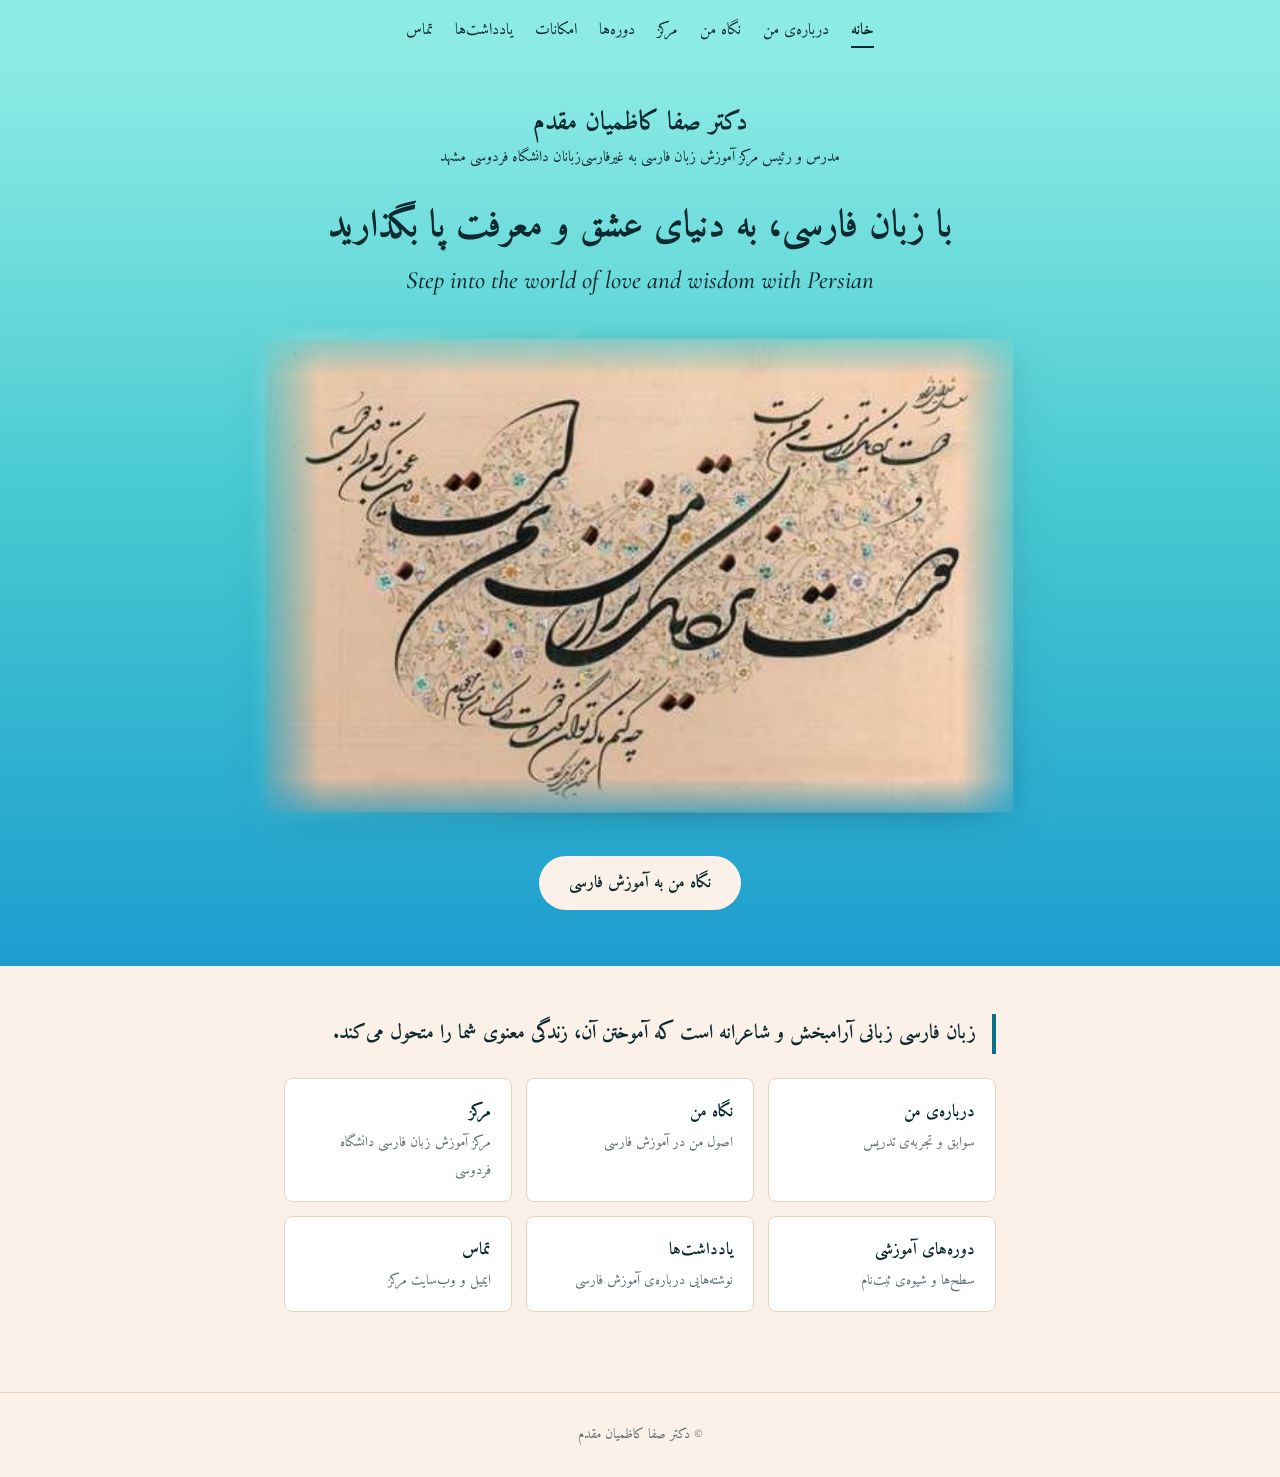
<file: index.html>
<!DOCTYPE html>
<html lang="fa" dir="rtl">
<head>
<meta charset="utf-8">
<meta name="viewport" content="width=device-width, initial-scale=1">
<title>دکتر صفا کاظمیان مقدم | با زبان فارسی به دنیای عشق و معرفت پا بگذارید</title>
<meta name="description" content="دکتر صفا کاظمیان مقدم، رئیس مرکز آموزش زبان فارسی به غیرفارسی‌زبانان دانشگاه فردوسی مشهد.">
<link rel="stylesheet" href="/style.css">
</head>
<body>
<nav aria-label="منوی اصلی">
  <a href="/" aria-current="page">خانه</a>
  <a href="/about/">درباره‌ی من</a>
  <a href="/approach/">نگاه من</a>
  <a href="/center/">مرکز</a>
  <a href="/courses/">دوره‌ها</a>
  <a href="/facilities/">امکانات</a>
  <a href="/notes/">یادداشت‌ها</a>
  <a href="/contact/">تماس</a>
</nav>

<header class="hero">
  <h1 class="name">دکتر صفا کاظمیان مقدم</h1>
  <p class="role">مدرس و رئیس مرکز آموزش زبان فارسی به غیرفارسی‌زبانان دانشگاه فردوسی مشهد</p>
  <h2 class="slogan">با زبان فارسی، به دنیای عشق و معرفت پا بگذارید</h2>
  <p class="en" lang="en" dir="ltr">Step into the world of love and wisdom with Persian</p>
  <div class="wrap"><img class="art" alt="اثر خوشنویسی نستعلیق با تذهیب" src="[data-uri]"></div>
  <a class="btn" href="/approach/">نگاه من به آموزش فارسی</a>
</header>

<main>
<section>
  <p class="lead">زبان فارسی زبانی آرامبخش و شاعرانه است که آموختن آن، زندگی معنوی شما را متحول می‌کند.</p>
  <div class="links">
    <a href="/about/">درباره‌ی من<span>سوابق و تجربه‌ی تدریس</span></a>
    <a href="/approach/">نگاه من<span>اصول من در آموزش فارسی</span></a>
    <a href="/center/">مرکز<span>مرکز آموزش زبان فارسی دانشگاه فردوسی</span></a>
    <a href="/courses/">دوره‌های آموزشی<span>سطح‌ها و شیوه‌ی ثبت‌نام</span></a>
    <a href="/notes/">یادداشت‌ها<span>نوشته‌هایی درباره‌ی آموزش فارسی</span></a>
    <a href="/contact/">تماس<span>ایمیل و وب‌سایت مرکز</span></a>
  </div>
</section>
</main>

<footer>© دکتر صفا کاظمیان مقدم</footer>
</body>
</html>
</file>
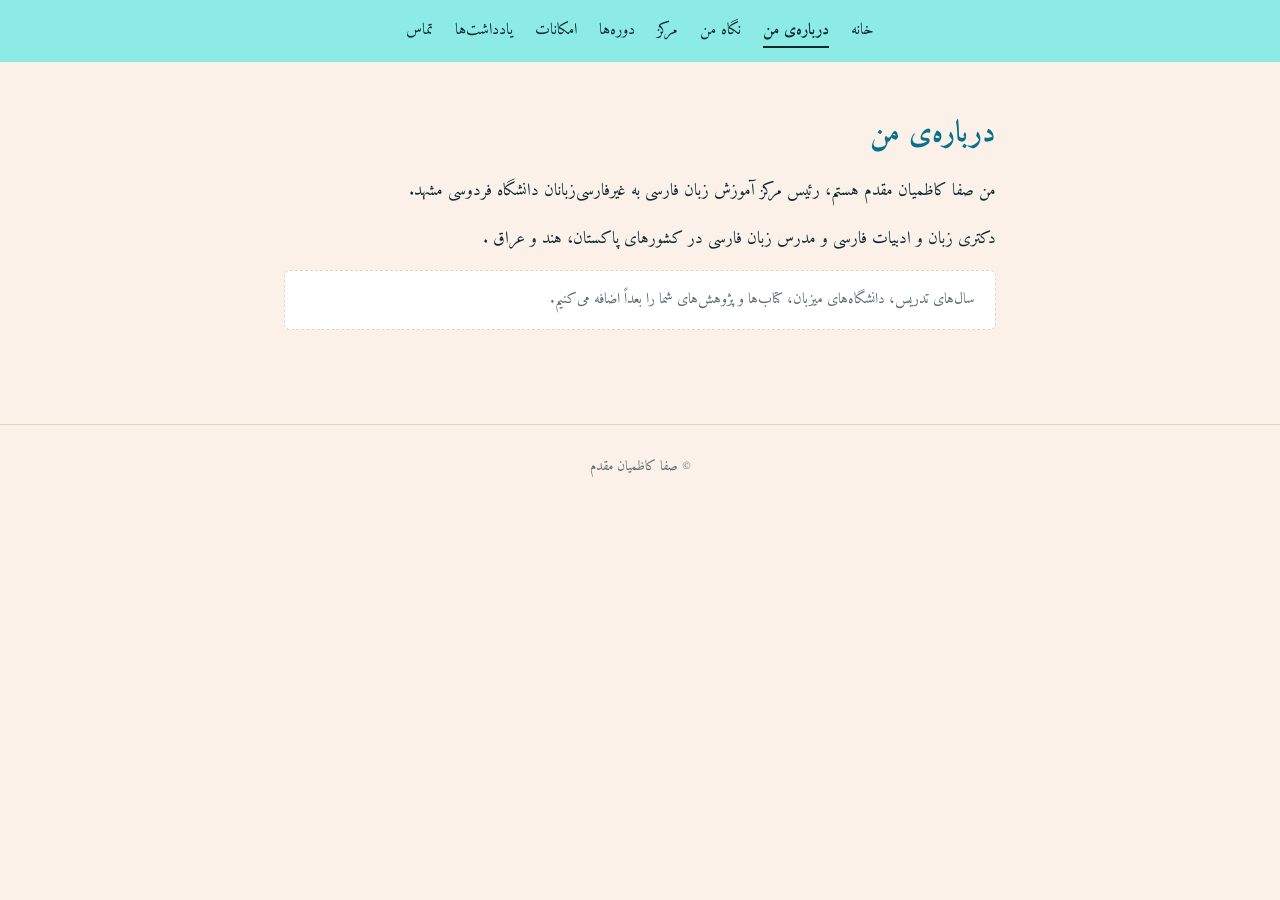
<file: about/index.html>
<!DOCTYPE html>
<html lang="fa" dir="rtl">
<head>
<meta charset="utf-8">
<meta name="viewport" content="width=device-width, initial-scale=1">
<title>درباره‌ی من | صفا کاظمیان مقدم</title>
<meta name="description" content="معرفی صفا کاظمیان مقدم، دکتری زبان و ادبیات فارسی و مدرس زبان فارسی در پاکستان، هند و عراق.">
<link rel="preconnect" href="https://fonts.googleapis.com">
<link href="https://fonts.googleapis.com/css2?family=Vazirmatn:wght@300;400;600;800&display=swap" rel="stylesheet">
<link rel="stylesheet" href="/style.css">
</head>
<body>
<nav aria-label="منوی اصلی">
  <a href="/">خانه</a>
  <a href="/about/" aria-current="page">درباره‌ی من</a>
  <a href="/approach/">نگاه من</a>
  <a href="/center/">مرکز</a>
  <a href="/courses/">دوره‌ها</a>
  <a href="/facilities/">امکانات</a>
  <a href="/notes/">یادداشت‌ها</a>
  <a href="/contact/">تماس</a>
</nav>

<main>
<section>
  <h1>درباره‌ی من</h1>
  <p>من صفا کاظمیان مقدم هستم، رئیس مرکز آموزش زبان فارسی به غیرفارسی‌زبانان دانشگاه فردوسی مشهد.</p>
  <p>دکتری زبان و ادبیات فارسی و مدرس زبان فارسی در کشورهای پاکستان، هند و عراق .</p>
  <p class="note">سال‌های تدریس، دانشگاه‌های میزبان، کتاب‌ها و پژوهش‌های شما را بعداً اضافه می‌کنیم.</p>
</section>
</main>

<footer>© صفا کاظمیان مقدم</footer>
</body>
</html>
</file>
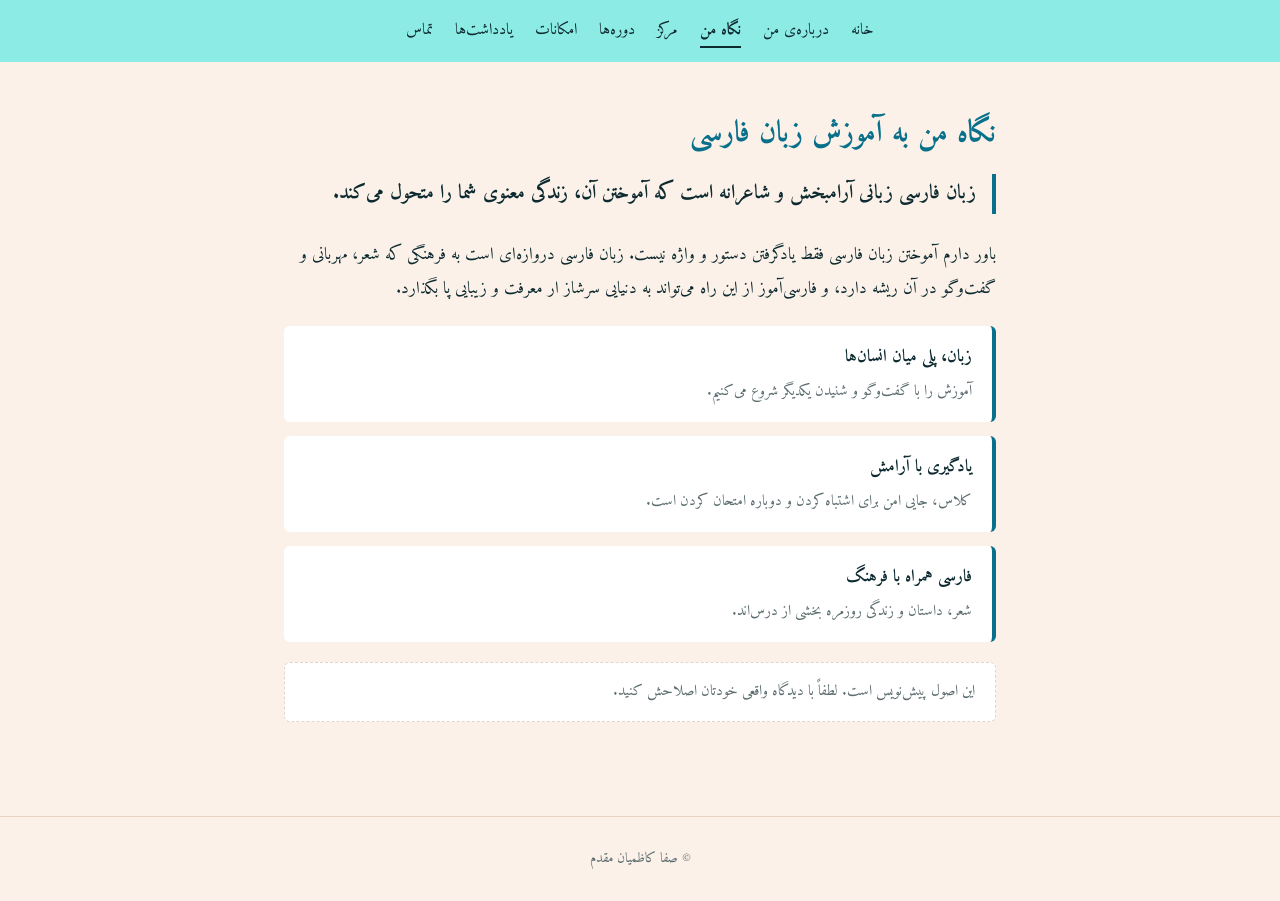
<file: approach/index.html>
<!DOCTYPE html>
<html lang="fa" dir="rtl">
<head>
<meta charset="utf-8">
<meta name="viewport" content="width=device-width, initial-scale=1">
<title>نگاه من به آموزش زبان فارسی | صفا کاظمیان مقدم</title>
<meta name="description" content="دیدگاه صفا کاظمیان مقدم درباره‌ی زبان فارسی،  زبان عشق و معرفت.">
<link rel="preconnect" href="https://fonts.googleapis.com">
<link href="https://fonts.googleapis.com/css2?family=Vazirmatn:wght@300;400;600;800&display=swap" rel="stylesheet">
<link rel="stylesheet" href="/style.css">
</head>
<body>
<nav aria-label="منوی اصلی">
  <a href="/">خانه</a>
  <a href="/about/">درباره‌ی من</a>
  <a href="/approach/" aria-current="page">نگاه من</a>
  <a href="/center/">مرکز</a>
  <a href="/courses/">دوره‌ها</a>
  <a href="/facilities/">امکانات</a>
  <a href="/notes/">یادداشت‌ها</a>
  <a href="/contact/">تماس</a>
</nav>

<main>
<section>
  <h1>نگاه من به آموزش زبان فارسی</h1>
  <p class="lead">زبان فارسی زبانی آرامبخش و شاعرانه است که آموختن آن، زندگی معنوی شما را متحول می‌کند.</p>
  <p>باور دارم آموختن زبان فارسی فقط یادگرفتن دستور و واژه نیست. زبان فارسی دروازه‌ای است به فرهنگی که شعر، مهربانی و گفت‌وگو در آن ریشه دارد، و فارسی‌آموز از این راه می‌تواند به دنیایی سرشاز ار معرفت و زیبایی پا بگذارد.</p>
  <ul class="principles">
    <li><b>زبان، پلی میان انسان‌ها</b><span>آموزش را با گفت‌وگو و شنیدن یکدیگر شروع می‌کنیم.</span></li>
    <li><b>یادگیری با آرامش</b><span>کلاس، جایی امن برای اشتباه کردن و دوباره امتحان کردن است.</span></li>
    <li><b>فارسی همراه با فرهنگ</b><span>شعر، داستان و زندگی روزمره بخشی از درس‌اند.</span></li>
  </ul>
  <p class="note" style="margin-top:20px">این اصول پیش‌نویس است. لطفاً با دیدگاه واقعی خودتان اصلاحش کنید.</p>
</section>
</main>

<footer>© صفا کاظمیان مقدم</footer>
</body>
</html>
</file>
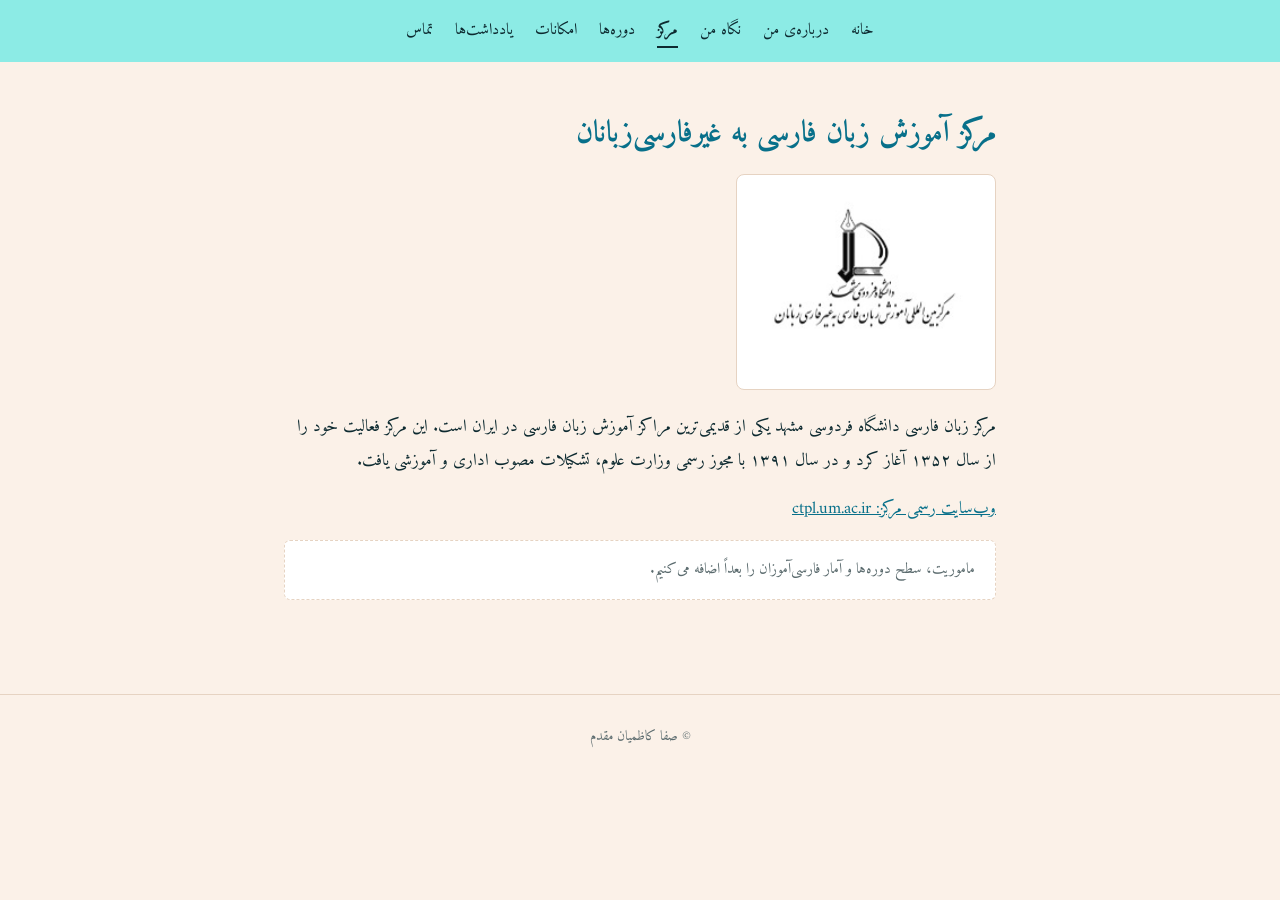
<file: center/index.html>
<!DOCTYPE html>
<html lang="fa" dir="rtl">
<head>
<meta charset="utf-8">
<meta name="viewport" content="width=device-width, initial-scale=1">
<title>مرکز آموزش زبان فارسی | صفا کاظمیان مقدم</title>
<meta name="description" content="مرکز آموزش زبان فارسی به غیرفارسی‌زبانان دانشگاه فردوسی مشهد، فعال از سال ۱۳۵۲.">
<link rel="preconnect" href="https://fonts.googleapis.com">
<link href="https://fonts.googleapis.com/css2?family=Vazirmatn:wght@300;400;600;800&display=swap" rel="stylesheet">
<link rel="stylesheet" href="/style.css">
</head>
<body>
<nav aria-label="منوی اصلی">
  <a href="/">خانه</a>
  <a href="/about/">درباره‌ی من</a>
  <a href="/approach/">نگاه من</a>
  <a href="/center/" aria-current="page">مرکز</a>
  <a href="/courses/">دوره‌ها</a>
  <a href="/facilities/">امکانات</a>
  <a href="/notes/">یادداشت‌ها</a>
  <a href="/contact/">تماس</a>
</nav>

<main>
<section>
  <h1>مرکز آموزش زبان فارسی به غیرفارسی‌زبانان</h1>
  <img class="logo" src="[data-uri]" alt="نشان مرکز بین‌المللی آموزش زبان فارسی به غیرفارسی‌زبانان دانشگاه فردوسی مشهد" width="260">
  <p>مرکز زبان فارسی دانشگاه فردوسی مشهد یکی از قدیمی‌ترین مراکز آموزش زبان فارسی در ایران است. این مرکز فعالیت خود را از سال ۱۳۵۲ آغاز کرد و در سال ۱۳۹۱ با مجوز رسمی وزارت علوم، تشکیلات مصوب اداری و آموزشی یافت.</p>
  <p><a href="https://ctpl.um.ac.ir" rel="noopener">وب‌سایت رسمی مرکز: ctpl.um.ac.ir</a></p>
  <p class="note">ماموریت، سطح دوره‌ها و آمار فارسی‌آموزان را بعداً اضافه می‌کنیم.</p>
</section>
</main>

<footer>© صفا کاظمیان مقدم</footer>
</body>
</html>
</file>
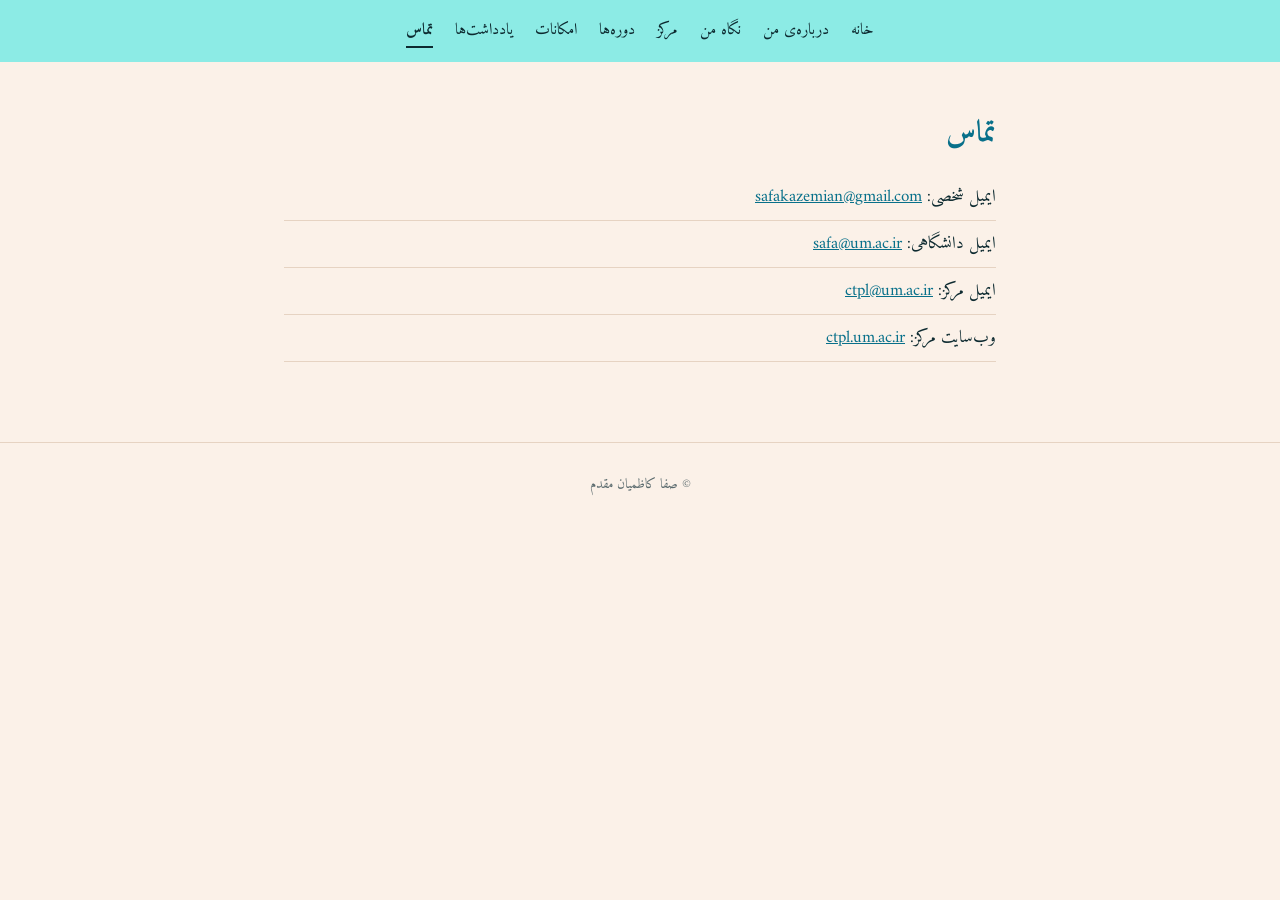
<file: contact/index.html>
<!DOCTYPE html>
<html lang="fa" dir="rtl">
<head>
<meta charset="utf-8">
<meta name="viewport" content="width=device-width, initial-scale=1">
<title>تماس | صفا کاظمیان مقدم</title>
<meta name="description" content="راه‌های تماس با صفا کاظمیان مقدم و مرکز آموزش زبان فارسی دانشگاه فردوسی.">
<link rel="preconnect" href="https://fonts.googleapis.com">
<link href="https://fonts.googleapis.com/css2?family=Vazirmatn:wght@300;400;600;800&display=swap" rel="stylesheet">
<link rel="stylesheet" href="/style.css">
</head>
<body>
<nav aria-label="منوی اصلی">
  <a href="/">خانه</a>
  <a href="/about/">درباره‌ی من</a>
  <a href="/approach/">نگاه من</a>
  <a href="/center/">مرکز</a>
  <a href="/courses/">دوره‌ها</a>
  <a href="/facilities/">امکانات</a>
  <a href="/notes/">یادداشت‌ها</a>
  <a href="/contact/" aria-current="page">تماس</a>
</nav>

<main>
<section>
  <h1>تماس</h1>
  <ul class="contact">
    <li>ایمیل شخصی: <a href="mailto:safakazemian@gmail.com" dir="ltr">safakazemian@gmail.com</a></li>
    <li>ایمیل دانشگاهی: <a href="mailto:safa@um.ac.ir" dir="ltr">safa@um.ac.ir</a></li>
    <li>ایمیل مرکز: <a href="mailto:ctpl@um.ac.ir" dir="ltr">ctpl@um.ac.ir</a></li>
    <li>وب‌سایت مرکز: <a href="https://ctpl.um.ac.ir" dir="ltr" rel="noopener">ctpl.um.ac.ir</a></li>
  </ul>
</section>
</main>

<footer>© صفا کاظمیان مقدم</footer>
</body>
</html>
</file>
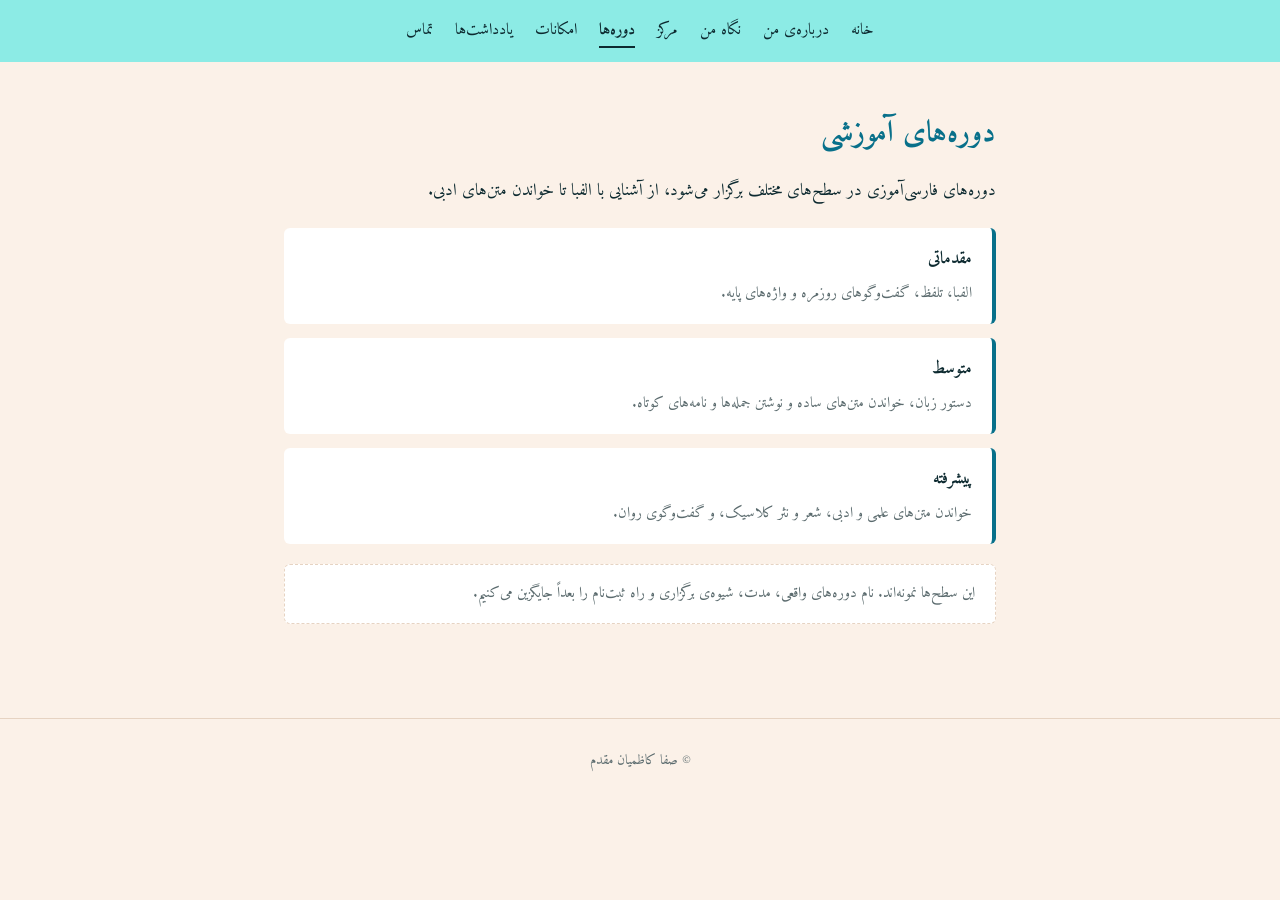
<file: courses/index.html>
<!DOCTYPE html>
<html lang="fa" dir="rtl">
<head>
<meta charset="utf-8">
<meta name="viewport" content="width=device-width, initial-scale=1">
<title>دوره‌های آموزشی | صفا کاظمیان مقدم</title>
<meta name="description" content="دوره‌های آموزش زبان فارسی به غیرفارسی‌زبانان در مرکز دانشگاه فردوسی مشهد.">
<link rel="preconnect" href="https://fonts.googleapis.com">
<link href="https://fonts.googleapis.com/css2?family=Vazirmatn:wght@300;400;600;800&display=swap" rel="stylesheet">
<link rel="stylesheet" href="/style.css">
</head>
<body>
<nav aria-label="منوی اصلی">
  <a href="/">خانه</a>
  <a href="/about/">درباره‌ی من</a>
  <a href="/approach/">نگاه من</a>
  <a href="/center/">مرکز</a>
  <a href="/courses/" aria-current="page">دوره‌ها</a>
  <a href="/facilities/">امکانات</a>
  <a href="/notes/">یادداشت‌ها</a>
  <a href="/contact/">تماس</a>
</nav>

<main>
<section>
  <h1>دوره‌های آموزشی</h1>
  <p>دوره‌های فارسی‌آموزی در سطح‌های مختلف برگزار می‌شود، از آشنایی با الفبا تا خواندن متن‌های ادبی.</p>
  <ul class="principles">
    <li><b>مقدماتی</b><span>الفبا، تلفظ، گفت‌وگوهای روزمره و واژه‌های پایه.</span></li>
    <li><b>متوسط</b><span>دستور زبان، خواندن متن‌های ساده و نوشتن جمله‌ها و نامه‌های کوتاه.</span></li>
    <li><b>پیشرفته</b><span>خواندن متن‌های علمی و ادبی، شعر و نثر کلاسیک، و گفت‌وگوی روان.</span></li>
  </ul>
  <p class="note" style="margin-top:20px">این سطح‌ها نمونه‌اند. نام دوره‌های واقعی، مدت، شیوه‌ی برگزاری و راه ثبت‌نام را بعداً جایگزین می‌کنیم.</p>
</section>
</main>

<footer>© صفا کاظمیان مقدم</footer>
</body>
</html>
</file>
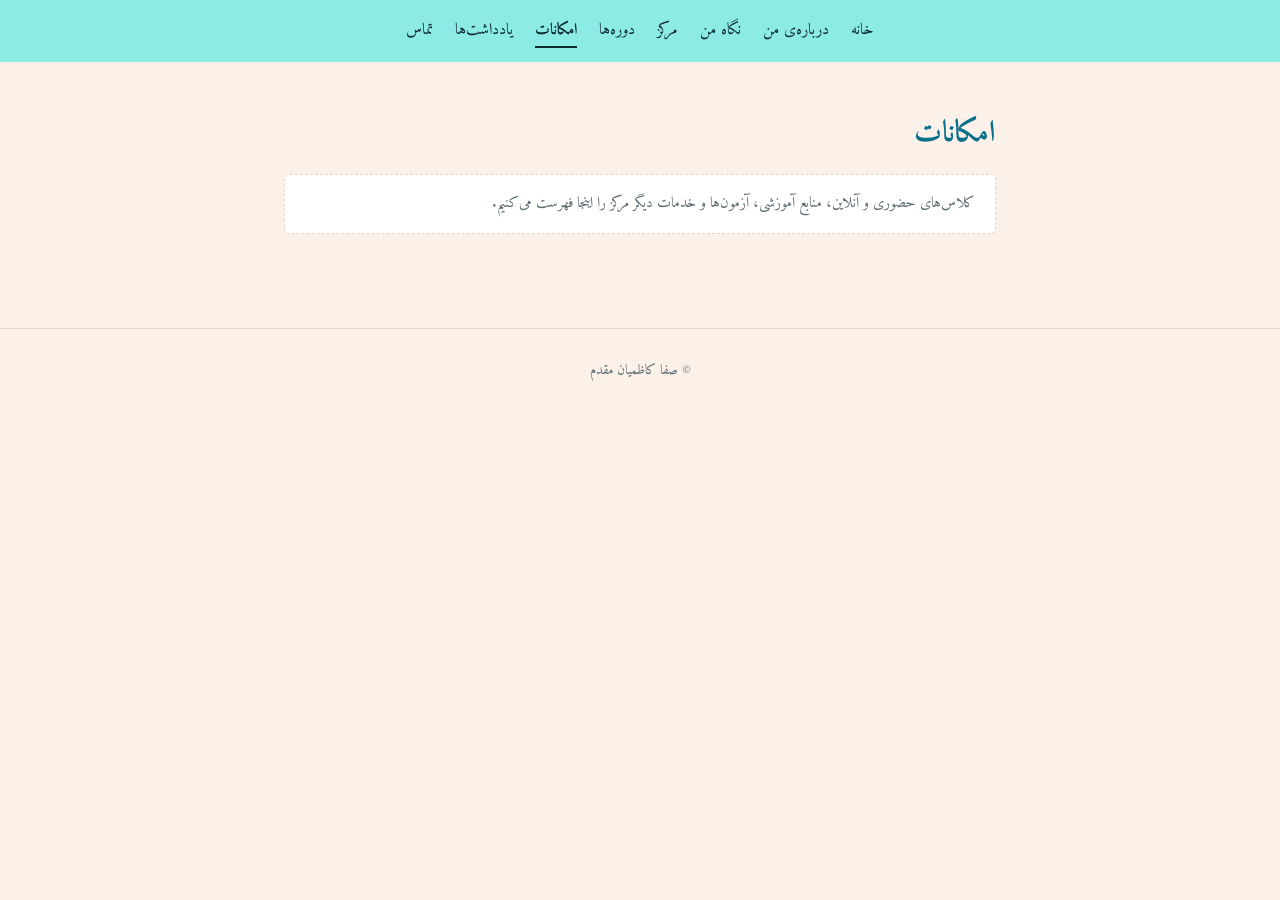
<file: facilities/index.html>
<!DOCTYPE html>
<html lang="fa" dir="rtl">
<head>
<meta charset="utf-8">
<meta name="viewport" content="width=device-width, initial-scale=1">
<title>امکانات | صفا کاظمیان مقدم</title>
<meta name="description" content="امکانات و خدمات مرکز آموزش زبان فارسی دانشگاه فردوسی مشهد.">
<link rel="preconnect" href="https://fonts.googleapis.com">
<link href="https://fonts.googleapis.com/css2?family=Vazirmatn:wght@300;400;600;800&display=swap" rel="stylesheet">
<link rel="stylesheet" href="/style.css">
</head>
<body>
<nav aria-label="منوی اصلی">
  <a href="/">خانه</a>
  <a href="/about/">درباره‌ی من</a>
  <a href="/approach/">نگاه من</a>
  <a href="/center/">مرکز</a>
  <a href="/courses/">دوره‌ها</a>
  <a href="/facilities/" aria-current="page">امکانات</a>
  <a href="/notes/">یادداشت‌ها</a>
  <a href="/contact/">تماس</a>
</nav>

<main>
<section>
  <h1>امکانات</h1>
  <p class="note">کلاس‌های حضوری و آنلاین، منابع آموزشی، آزمون‌ها و خدمات دیگر مرکز را اینجا فهرست می‌کنیم.</p>
</section>
</main>

<footer>© صفا کاظمیان مقدم</footer>
</body>
</html>
</file>
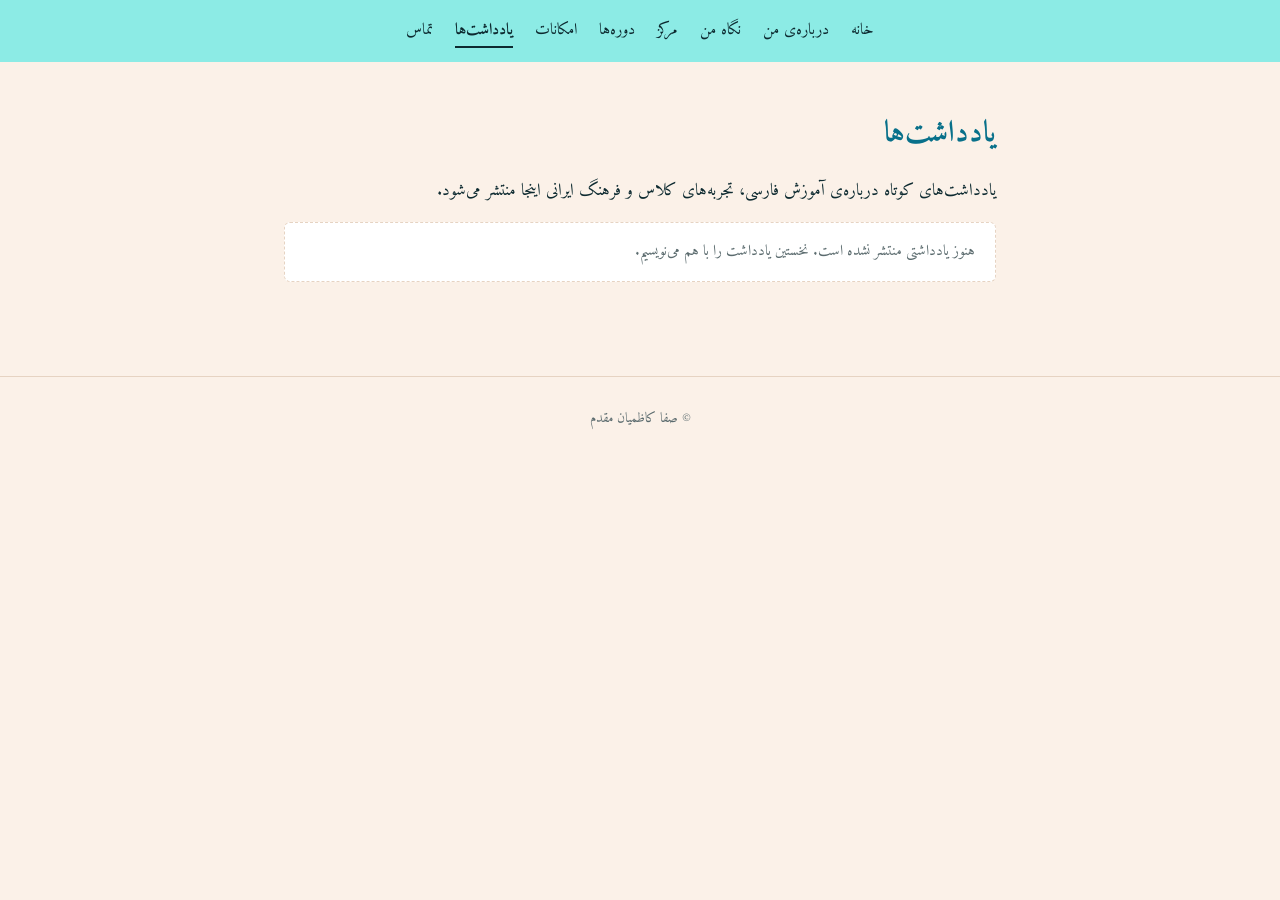
<file: notes/index.html>
<!DOCTYPE html>
<html lang="fa" dir="rtl">
<head>
<meta charset="utf-8">
<meta name="viewport" content="width=device-width, initial-scale=1">
<title>یادداشت‌ها | صفا کاظمیان مقدم</title>
<meta name="description" content="یادداشت‌هایی درباره‌ی آموزش زبان فارسی به غیرفارسی‌زبانان.">
<link rel="preconnect" href="https://fonts.googleapis.com">
<link href="https://fonts.googleapis.com/css2?family=Vazirmatn:wght@300;400;600;800&display=swap" rel="stylesheet">
<link rel="stylesheet" href="/style.css">
</head>
<body>
<nav aria-label="منوی اصلی">
  <a href="/">خانه</a>
  <a href="/about/">درباره‌ی من</a>
  <a href="/approach/">نگاه من</a>
  <a href="/center/">مرکز</a>
  <a href="/courses/">دوره‌ها</a>
  <a href="/facilities/">امکانات</a>
  <a href="/notes/" aria-current="page">یادداشت‌ها</a>
  <a href="/contact/">تماس</a>
</nav>

<main>
<section>
  <h1>یادداشت‌ها</h1>
  <p>یادداشت‌های کوتاه درباره‌ی آموزش فارسی، تجربه‌های کلاس و فرهنگ ایرانی اینجا منتشر می‌شود.</p>
  <p class="note">هنوز یادداشتی منتشر نشده است. نخستین یادداشت را با هم می‌نویسیم.</p>
</section>
</main>

<footer>© صفا کاظمیان مقدم</footer>
</body>
</html>
</file>
<file: style.css>
@import url('https://fonts.googleapis.com/css2?family=Amiri:wght@400;700&family=Cormorant+Garamond:ital,wght@1,500&display=swap');
:root{--paper:#fbf1e8;--ink:#0d2a30;--muted:#5b6b6e;--accent:#08708a;--line:#e6d3c2;--card:#fff}
*{box-sizing:border-box}
html{scroll-behavior:smooth}
body{margin:0;background:var(--paper);color:var(--ink);font-family:"Amiri",Tahoma,serif;line-height:2;font-size:17px}
a{color:var(--accent)}
a:focus-visible{outline:3px solid var(--accent);outline-offset:3px}
nav{display:flex;flex-wrap:wrap;gap:6px 22px;justify-content:center;padding:14px 16px;background:#8cebe5;font-size:16px}
nav a{text-decoration:none;color:var(--ink)}
nav a:hover{text-decoration:underline}
nav a[aria-current]{font-weight:700;border-bottom:2px solid var(--ink)}
.hero{background:linear-gradient(180deg,#8cebe5 0%,#45c8d0 50%,#1e9ccf 100%);text-align:center;padding:40px 20px 56px}
.hero h1.name{font-size:clamp(20px,3.6vw,26px);font-weight:700;line-height:1.6;margin:0;color:var(--ink)}
.hero .role{font-size:15px;margin:0 auto 22px;max-width:560px;line-height:1.8}
.hero .slogan{font-weight:700;font-size:clamp(26px,4.6vw,38px);line-height:1.8;margin:0 auto 2px;max-width:760px}
.hero .en{font-family:"Cormorant Garamond",Georgia,serif;font-style:italic;font-weight:500;font-size:clamp(19px,3vw,25px);line-height:1.4;margin:0 auto 26px}
.wrap{filter:drop-shadow(0 10px 18px rgba(5,60,90,.25));margin-bottom:28px}
.art{display:block;width:min(100%,780px);height:auto;margin:0 auto;-webkit-mask-image:linear-gradient(to right,transparent,#000 9%,#000 91%,transparent),linear-gradient(to bottom,transparent,#000 10%,#000 90%,transparent);-webkit-mask-composite:source-in;mask-image:linear-gradient(to right,transparent,#000 9%,#000 91%,transparent),linear-gradient(to bottom,transparent,#000 10%,#000 90%,transparent);mask-composite:intersect}
.btn{display:inline-block;background:var(--paper);color:var(--ink);padding:10px 30px;border-radius:999px;text-decoration:none;font-weight:700}
.btn:hover{background:#fff}
section{max-width:760px;margin:auto;padding:48px 24px 8px}
section h1{font-size:30px;font-weight:700;margin:0 0 16px;color:var(--accent);line-height:1.6}
p{margin:0 0 14px}
.lead{font-size:20px;font-weight:700;border-right:4px solid var(--accent);padding-right:16px;margin:0 0 24px}
.principles{list-style:none;padding:0;margin:20px 0 0;display:grid;gap:14px}
.principles li{background:var(--card);border-right:4px solid var(--accent);padding:14px 20px;border-radius:6px}
.principles b{display:block}
.principles span{color:var(--muted);font-size:15px}
.note{background:var(--card);border:1px dashed var(--line);border-radius:6px;padding:14px 20px;color:var(--muted);font-size:15px}
.links{display:grid;grid-template-columns:repeat(auto-fit,minmax(200px,1fr));gap:14px;margin-top:20px}
.links a{display:block;background:var(--card);border:1px solid var(--line);border-radius:8px;padding:16px 20px;text-decoration:none;color:var(--ink);font-weight:700}
.links a span{display:block;font-weight:400;font-size:14px;color:var(--muted)}
.links a:hover{border-color:var(--accent)}
.logo{display:block;background:#fff;padding:12px 16px;border-radius:8px;border:1px solid var(--line);max-width:100%;height:auto;margin-bottom:20px}
.contact{list-style:none;padding:0;margin:0}
.contact li{padding:6px 0;border-bottom:1px solid var(--line)}
footer{margin-top:72px;padding:28px 16px;text-align:center;border-top:1px solid var(--line);color:var(--muted);font-size:14px}
@media (prefers-reduced-motion:reduce){html{scroll-behavior:auto}}
</file>
